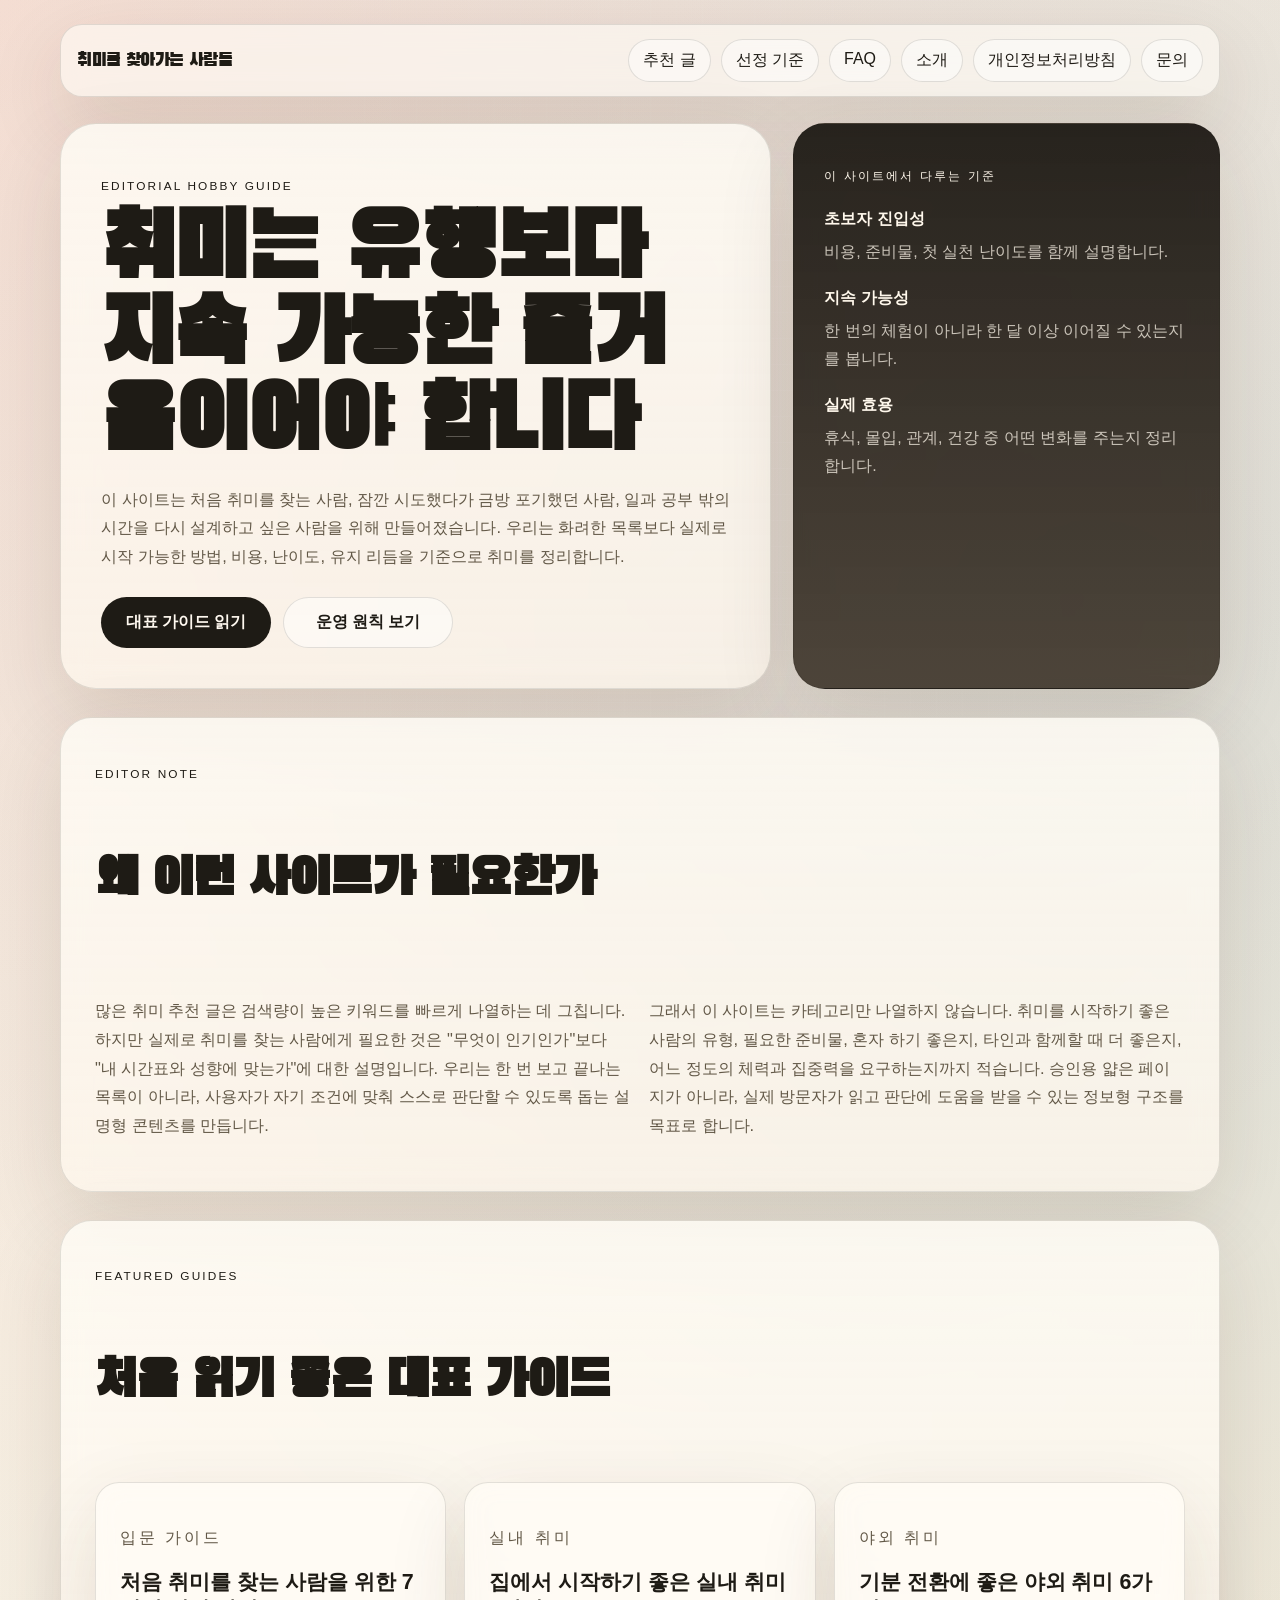
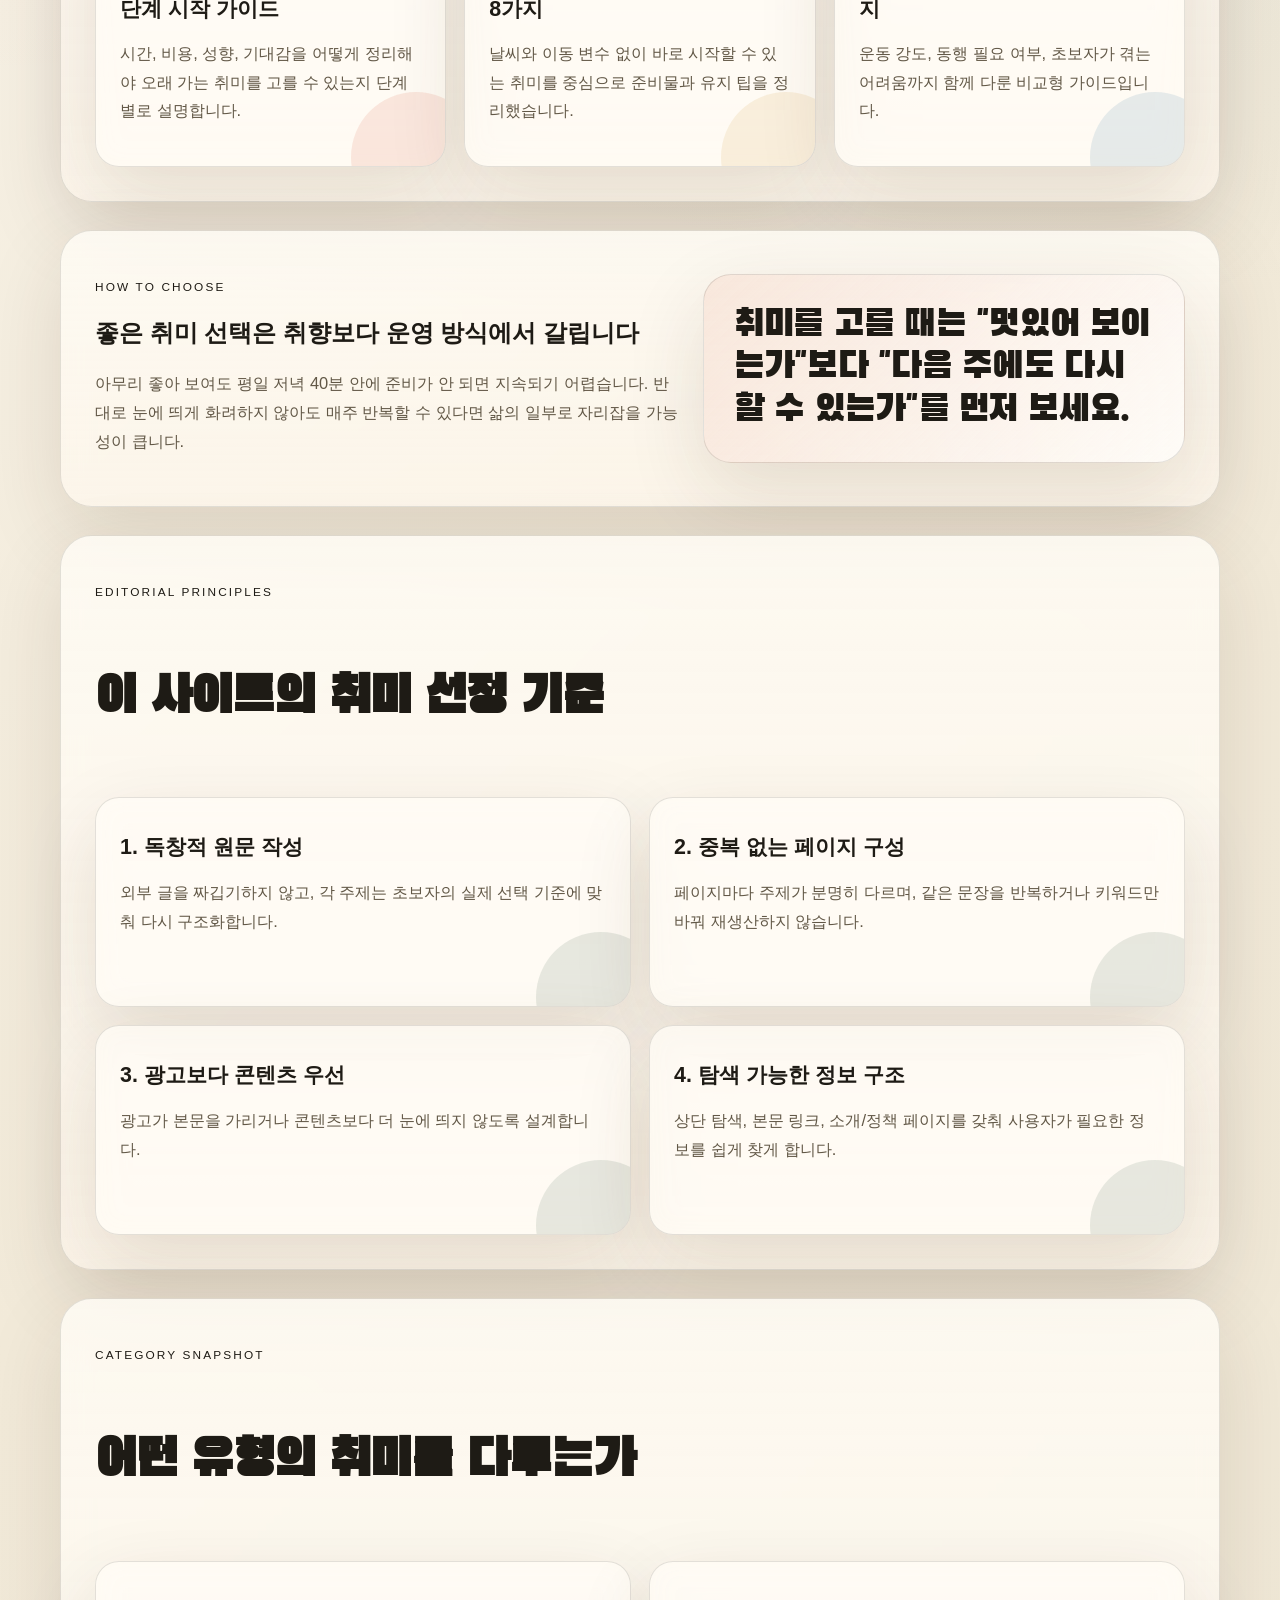
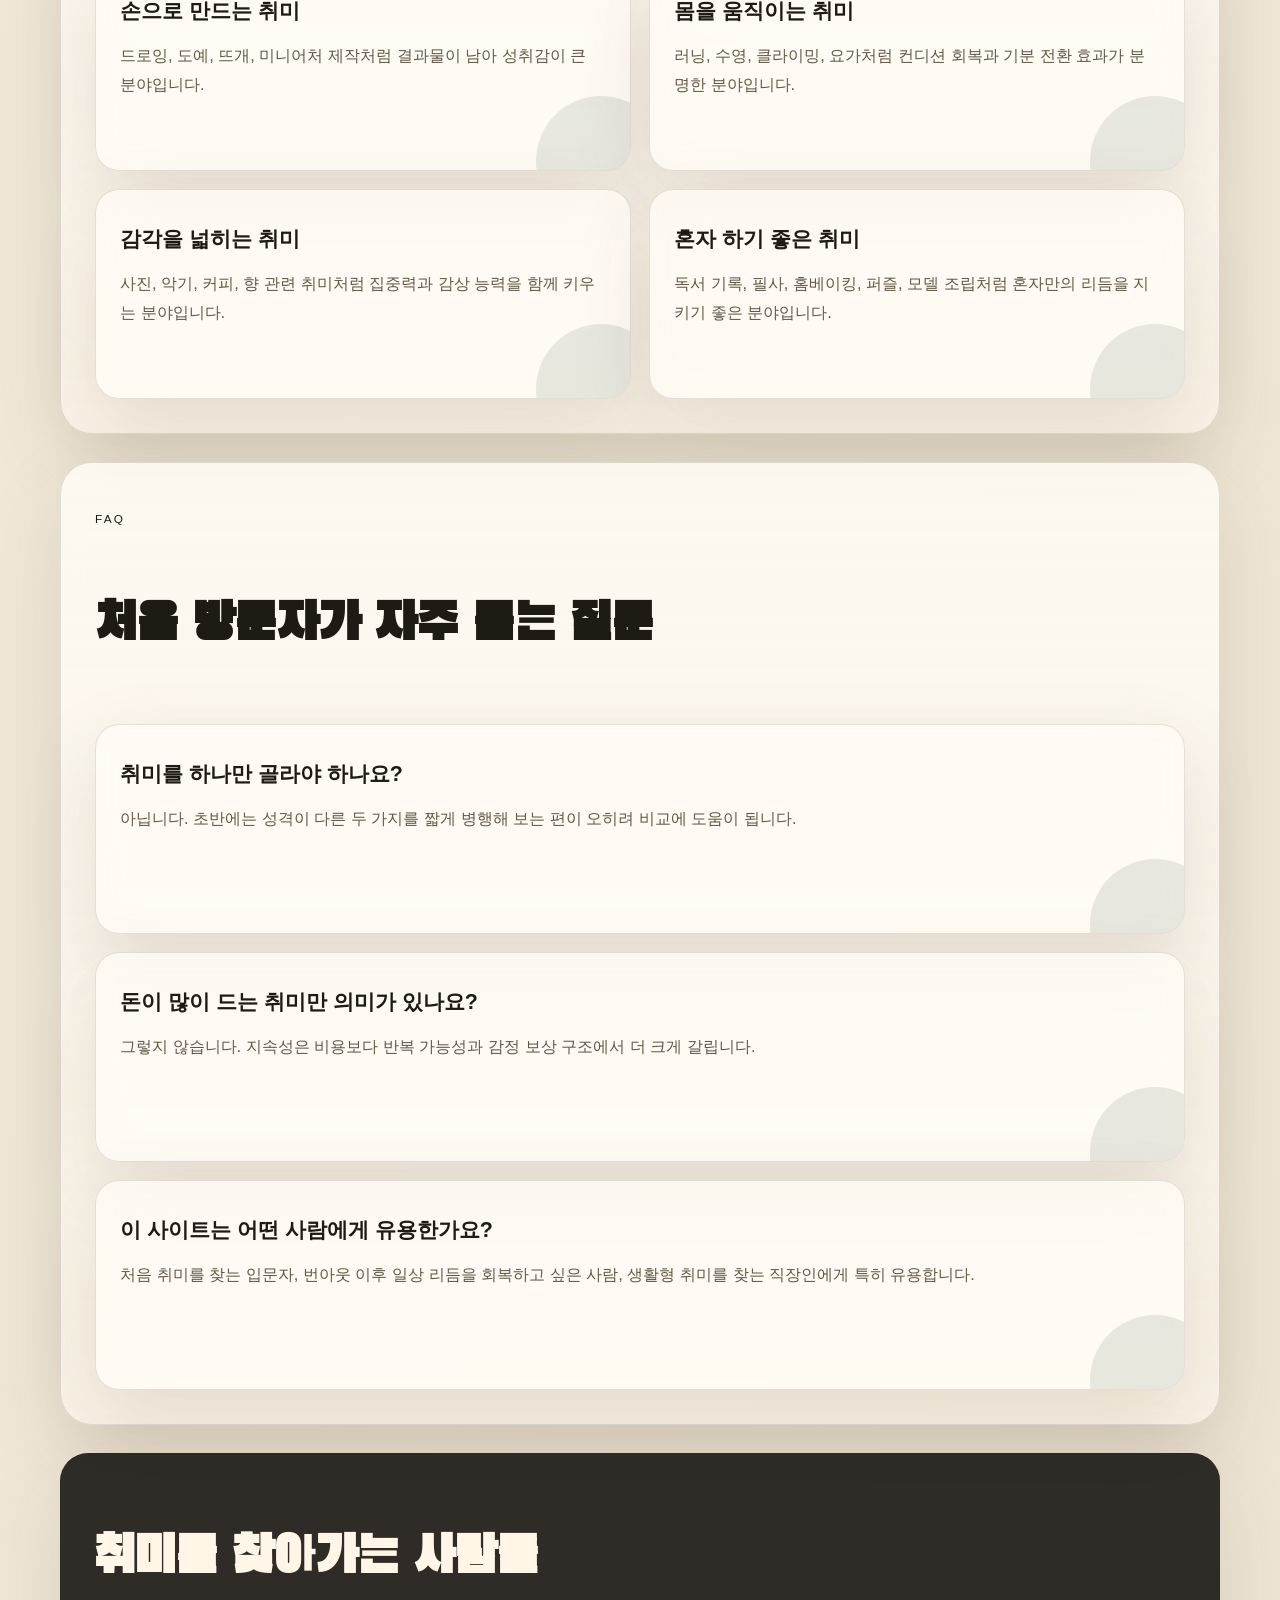
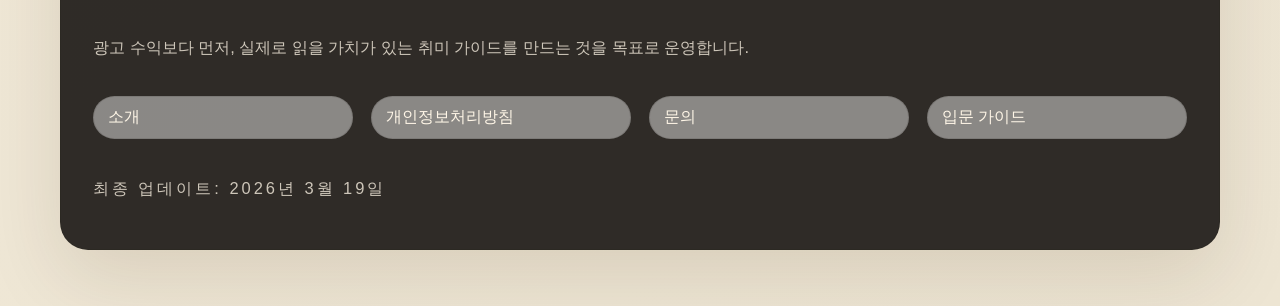
<file: index.html>
<!doctype html>
<html lang="ko">
<head>
  <meta charset="UTF-8" />
  <meta name="viewport" content="width=device-width, initial-scale=1.0" />
  <meta name="description" content="취미를 찾는 과정에 필요한 가이드, 추천 기준, 운영 원칙을 담은 정보형 사이트" />
  <meta name="keywords" content="취미 추천, 취미 찾기, 초보 취미, 실내 취미, 야외 취미" />
  <meta name="author" content="취미를 찾아가는 사람들" />
  <meta property="og:title" content="취미를 찾아가는 사람들" />
  <meta property="og:description" content="처음 취미를 찾는 사람을 위한 실제 가이드와 큐레이션" />
  <meta property="og:type" content="website" />
  <meta property="og:url" content="https://hobby-jong-20260319.web.app/" />
  <link rel="canonical" href="https://hobby-jong-20260319.web.app/" />
  <title>취미를 찾아가는 사람들</title>
  <link rel="preconnect" href="https://fonts.googleapis.com" />
  <link rel="preconnect" href="https://fonts.gstatic.com" crossorigin />
  <link href="https://fonts.googleapis.com/css2?family=Black+Han+Sans&family=SUIT:wght@300;400;500;600;700;800&display=swap" rel="stylesheet" />
  <link href="./style.css" rel="stylesheet" />
  <script async src="https://pagead2.googlesyndication.com/pagead/js/adsbygoogle.js?client=ca-pub-4924154315102269" crossorigin="anonymous"></script>
  <!-- Google tag (gtag.js) -->
  <script async src="https://www.googletagmanager.com/gtag/js?id=G-15R89SB1ZF"></script>
  <script>
    window.dataLayer = window.dataLayer || [];
    function gtag(){dataLayer.push(arguments);}
    gtag('js', new Date());

    gtag('config', 'G-15R89SB1ZF');
  </script>
  <script type="text/javascript">
    (function(c,l,a,r,i,t,y){
        c[a]=c[a]||function(){(c[a].q=c[a].q||[]).push(arguments)};
        t=l.createElement(r);t.async=1;t.src="https://www.clarity.ms/tag/"+i;
        y=l.getElementsByTagName(r)[0];y.parentNode.insertBefore(t,y);
    })(window, document, "clarity", "script", "vy8e54pbbw");
  </script>
</head>
<body>
  <div class="page-shell site-layout">
    <header class="site-header reveal">
      <nav class="topbar">
        <a class="brand" href="./index.html">취미를 찾아가는 사람들</a>
        <div class="nav-links">
          <a href="#featured">추천 글</a>
          <a href="#principles">선정 기준</a>
          <a href="#faq">FAQ</a>
          <a href="./about.html">소개</a>
          <a href="./privacy.html">개인정보처리방침</a>
          <a href="./contact.html">문의</a>
        </div>
      </nav>

      <section class="hero hero-wide">
        <div class="hero-copy reveal">
          <p class="eyebrow">Editorial Hobby Guide</p>
          <h1>취미는 유행보다<br />지속 가능한 즐거움이어야 합니다</h1>
          <p class="hero-text">
            이 사이트는 처음 취미를 찾는 사람, 잠깐 시도했다가 금방 포기했던 사람,
            일과 공부 밖의 시간을 다시 설계하고 싶은 사람을 위해 만들어졌습니다.
            우리는 화려한 목록보다 실제로 시작 가능한 방법, 비용, 난이도, 유지 리듬을 기준으로 취미를 정리합니다.
          </p>
          <div class="hero-actions">
            <a class="button primary" href="#featured">대표 가이드 읽기</a>
            <a class="button secondary" href="./about.html">운영 원칙 보기</a>
          </div>
        </div>

        <aside class="hero-panel reveal delay-1">
          <p class="panel-label">이 사이트에서 다루는 기준</p>
          <ul>
            <li><strong>초보자 진입성</strong><span>비용, 준비물, 첫 실천 난이도를 함께 설명합니다.</span></li>
            <li><strong>지속 가능성</strong><span>한 번의 체험이 아니라 한 달 이상 이어질 수 있는지를 봅니다.</span></li>
            <li><strong>실제 효용</strong><span>휴식, 몰입, 관계, 건강 중 어떤 변화를 주는지 정리합니다.</span></li>
          </ul>
        </aside>
      </section>
    </header>

    <main>
      <section class="section editorial-note reveal">
        <div class="section-heading">
          <p class="section-kicker">Editor Note</p>
          <h2>왜 이런 사이트가 필요한가</h2>
        </div>
        <div class="prose-grid">
          <p>
            많은 취미 추천 글은 검색량이 높은 키워드를 빠르게 나열하는 데 그칩니다. 하지만 실제로 취미를 찾는 사람에게 필요한 것은
            "무엇이 인기인가"보다 "내 시간표와 성향에 맞는가"에 대한 설명입니다. 우리는 한 번 보고 끝나는 목록이 아니라,
            사용자가 자기 조건에 맞춰 스스로 판단할 수 있도록 돕는 설명형 콘텐츠를 만듭니다.
          </p>
          <p>
            그래서 이 사이트는 카테고리만 나열하지 않습니다. 취미를 시작하기 좋은 사람의 유형, 필요한 준비물, 혼자 하기 좋은지,
            타인과 함께할 때 더 좋은지, 어느 정도의 체력과 집중력을 요구하는지까지 적습니다. 승인용 얇은 페이지가 아니라,
            실제 방문자가 읽고 판단에 도움을 받을 수 있는 정보형 구조를 목표로 합니다.
          </p>
        </div>
      </section>

      <section id="featured" class="section reveal">
        <div class="section-heading">
          <p class="section-kicker">Featured Guides</p>
          <h2>처음 읽기 좋은 대표 가이드</h2>
        </div>
        <div class="article-grid">
          <article class="article-card accent-coral">
            <p class="article-meta">입문 가이드</p>
            <h3><a href="./guides/first-hobby.html">처음 취미를 찾는 사람을 위한 7단계 시작 가이드</a></h3>
            <p>시간, 비용, 성향, 기대감을 어떻게 정리해야 오래 가는 취미를 고를 수 있는지 단계별로 설명합니다.</p>
          </article>
          <article class="article-card accent-gold">
            <p class="article-meta">실내 취미</p>
            <h3><a href="./guides/indoor-hobbies.html">집에서 시작하기 좋은 실내 취미 8가지</a></h3>
            <p>날씨와 이동 변수 없이 바로 시작할 수 있는 취미를 중심으로 준비물과 유지 팁을 정리했습니다.</p>
          </article>
          <article class="article-card accent-sky">
            <p class="article-meta">야외 취미</p>
            <h3><a href="./guides/outdoor-hobbies.html">기분 전환에 좋은 야외 취미 6가지</a></h3>
            <p>운동 강도, 동행 필요 여부, 초보자가 겪는 어려움까지 함께 다룬 비교형 가이드입니다.</p>
          </article>
        </div>
      </section>

      <section class="section split-section reveal delay-1">
        <div>
          <p class="section-kicker">How To Choose</p>
          <h2>좋은 취미 선택은 취향보다 운영 방식에서 갈립니다</h2>
          <p class="section-text">
            아무리 좋아 보여도 평일 저녁 40분 안에 준비가 안 되면 지속되기 어렵습니다.
            반대로 눈에 띄게 화려하지 않아도 매주 반복할 수 있다면 삶의 일부로 자리잡을 가능성이 큽니다.
          </p>
        </div>
        <div class="quote-box">
          <p>
            취미를 고를 때는 "멋있어 보이는가"보다 "다음 주에도 다시 할 수 있는가"를 먼저 보세요.
          </p>
        </div>
      </section>

      <section id="principles" class="section reveal delay-1">
        <div class="section-heading">
          <p class="section-kicker">Editorial Principles</p>
          <h2>이 사이트의 취미 선정 기준</h2>
        </div>
        <div class="feature-list">
          <article>
            <h3>1. 독창적 원문 작성</h3>
            <p>외부 글을 짜깁기하지 않고, 각 주제는 초보자의 실제 선택 기준에 맞춰 다시 구조화합니다.</p>
          </article>
          <article>
            <h3>2. 중복 없는 페이지 구성</h3>
            <p>페이지마다 주제가 분명히 다르며, 같은 문장을 반복하거나 키워드만 바꿔 재생산하지 않습니다.</p>
          </article>
          <article>
            <h3>3. 광고보다 콘텐츠 우선</h3>
            <p>광고가 본문을 가리거나 콘텐츠보다 더 눈에 띄지 않도록 설계합니다.</p>
          </article>
          <article>
            <h3>4. 탐색 가능한 정보 구조</h3>
            <p>상단 탐색, 본문 링크, 소개/정책 페이지를 갖춰 사용자가 필요한 정보를 쉽게 찾게 합니다.</p>
          </article>
        </div>
      </section>

      <section class="section reveal delay-2">
        <div class="section-heading">
          <p class="section-kicker">Category Snapshot</p>
          <h2>어떤 유형의 취미를 다루는가</h2>
        </div>
        <div class="snapshot-grid">
          <article class="snapshot-card">
            <h3>손으로 만드는 취미</h3>
            <p>드로잉, 도예, 뜨개, 미니어처 제작처럼 결과물이 남아 성취감이 큰 분야입니다.</p>
          </article>
          <article class="snapshot-card">
            <h3>몸을 움직이는 취미</h3>
            <p>러닝, 수영, 클라이밍, 요가처럼 컨디션 회복과 기분 전환 효과가 분명한 분야입니다.</p>
          </article>
          <article class="snapshot-card">
            <h3>감각을 넓히는 취미</h3>
            <p>사진, 악기, 커피, 향 관련 취미처럼 집중력과 감상 능력을 함께 키우는 분야입니다.</p>
          </article>
          <article class="snapshot-card">
            <h3>혼자 하기 좋은 취미</h3>
            <p>독서 기록, 필사, 홈베이킹, 퍼즐, 모델 조립처럼 혼자만의 리듬을 지키기 좋은 분야입니다.</p>
          </article>
        </div>
      </section>

      <section id="faq" class="section reveal delay-2">
        <div class="section-heading">
          <p class="section-kicker">FAQ</p>
          <h2>처음 방문자가 자주 묻는 질문</h2>
        </div>
        <div class="faq-list">
          <article>
            <h3>취미를 하나만 골라야 하나요?</h3>
            <p>아닙니다. 초반에는 성격이 다른 두 가지를 짧게 병행해 보는 편이 오히려 비교에 도움이 됩니다.</p>
          </article>
          <article>
            <h3>돈이 많이 드는 취미만 의미가 있나요?</h3>
            <p>그렇지 않습니다. 지속성은 비용보다 반복 가능성과 감정 보상 구조에서 더 크게 갈립니다.</p>
          </article>
          <article>
            <h3>이 사이트는 어떤 사람에게 유용한가요?</h3>
            <p>처음 취미를 찾는 입문자, 번아웃 이후 일상 리듬을 회복하고 싶은 사람, 생활형 취미를 찾는 직장인에게 특히 유용합니다.</p>
          </article>
        </div>
      </section>
    </main>

    <footer class="site-footer reveal delay-2">
      <div>
        <h2>취미를 찾아가는 사람들</h2>
        <p>광고 수익보다 먼저, 실제로 읽을 가치가 있는 취미 가이드를 만드는 것을 목표로 운영합니다.</p>
      </div>
      <div class="footer-links">
        <a href="./about.html">소개</a>
        <a href="./privacy.html">개인정보처리방침</a>
        <a href="./contact.html">문의</a>
        <a href="./guides/first-hobby.html">입문 가이드</a>
      </div>
      <p class="footer-note">최종 업데이트: 2026년 3월 19일</p>
    </footer>
  </div>

  <script defer src="./main.js"></script>
</body>
</html>
</file>
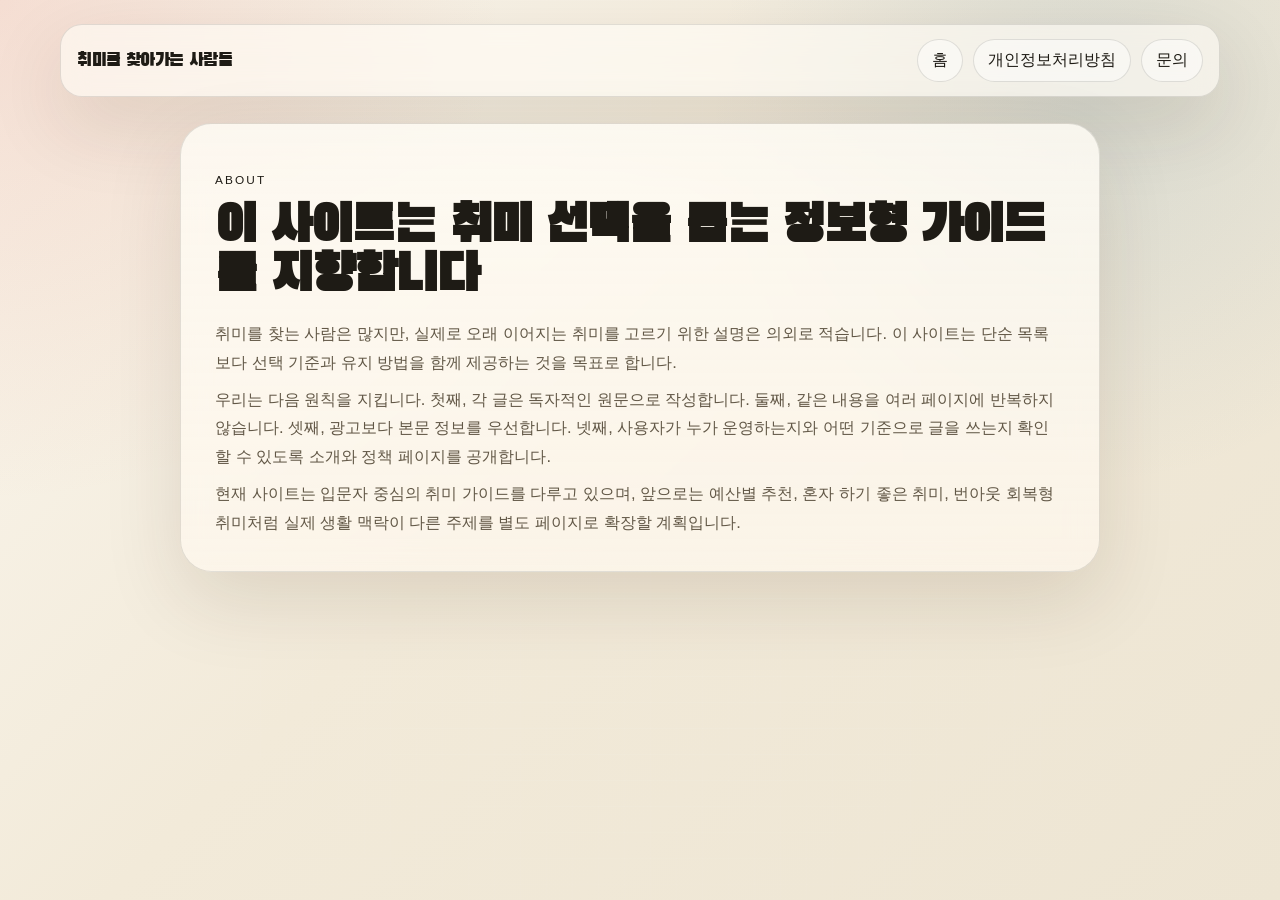
<file: about.html>
<!doctype html>
<html lang="ko">
<head>
  <meta charset="UTF-8" />
  <meta name="viewport" content="width=device-width, initial-scale=1.0" />
  <meta name="description" content="취미를 찾아가는 사람들의 운영 목적과 콘텐츠 제작 원칙" />
  <link rel="canonical" href="https://hobby-jong-20260319.web.app/about.html" />
  <title>소개 | 취미를 찾아가는 사람들</title>
  <link rel="preconnect" href="https://fonts.googleapis.com" />
  <link rel="preconnect" href="https://fonts.gstatic.com" crossorigin />
  <link href="https://fonts.googleapis.com/css2?family=Black+Han+Sans&family=SUIT:wght@300;400;500;600;700;800&display=swap" rel="stylesheet" />
  <link href="./style.css" rel="stylesheet" />
  <!-- Google tag (gtag.js) -->
  <script async src="https://www.googletagmanager.com/gtag/js?id=G-15R89SB1ZF"></script>
  <script>
    window.dataLayer = window.dataLayer || [];
    function gtag(){dataLayer.push(arguments);}
    gtag('js', new Date());

    gtag('config', 'G-15R89SB1ZF');
  </script>
  <script type="text/javascript">
    (function(c,l,a,r,i,t,y){
        c[a]=c[a]||function(){(c[a].q=c[a].q||[]).push(arguments)};
        t=l.createElement(r);t.async=1;t.src="https://www.clarity.ms/tag/"+i;
        y=l.getElementsByTagName(r)[0];y.parentNode.insertBefore(t,y);
    })(window, document, "clarity", "script", "vy8e54pbbw");
  </script>
</head>
<body>
  <div class="page-shell site-layout inner-page">
    <header class="site-header reveal">
      <nav class="topbar">
        <a class="brand" href="./index.html">취미를 찾아가는 사람들</a>
        <div class="nav-links">
          <a href="./index.html">홈</a>
          <a href="./privacy.html">개인정보처리방침</a>
          <a href="./contact.html">문의</a>
        </div>
      </nav>
    </header>
    <main>
      <article class="section article-page reveal">
        <p class="section-kicker">About</p>
        <h1>이 사이트는 취미 선택을 돕는 정보형 가이드를 지향합니다</h1>
        <div class="article-body">
          <p>취미를 찾는 사람은 많지만, 실제로 오래 이어지는 취미를 고르기 위한 설명은 의외로 적습니다. 이 사이트는 단순 목록보다 선택 기준과 유지 방법을 함께 제공하는 것을 목표로 합니다.</p>
          <p>우리는 다음 원칙을 지킵니다. 첫째, 각 글은 독자적인 원문으로 작성합니다. 둘째, 같은 내용을 여러 페이지에 반복하지 않습니다. 셋째, 광고보다 본문 정보를 우선합니다. 넷째, 사용자가 누가 운영하는지와 어떤 기준으로 글을 쓰는지 확인할 수 있도록 소개와 정책 페이지를 공개합니다.</p>
          <p>현재 사이트는 입문자 중심의 취미 가이드를 다루고 있으며, 앞으로는 예산별 추천, 혼자 하기 좋은 취미, 번아웃 회복형 취미처럼 실제 생활 맥락이 다른 주제를 별도 페이지로 확장할 계획입니다.</p>
        </div>
      </article>
    </main>
  </div>
  <script defer src="./main.js"></script>
</body>
</html>
</file>
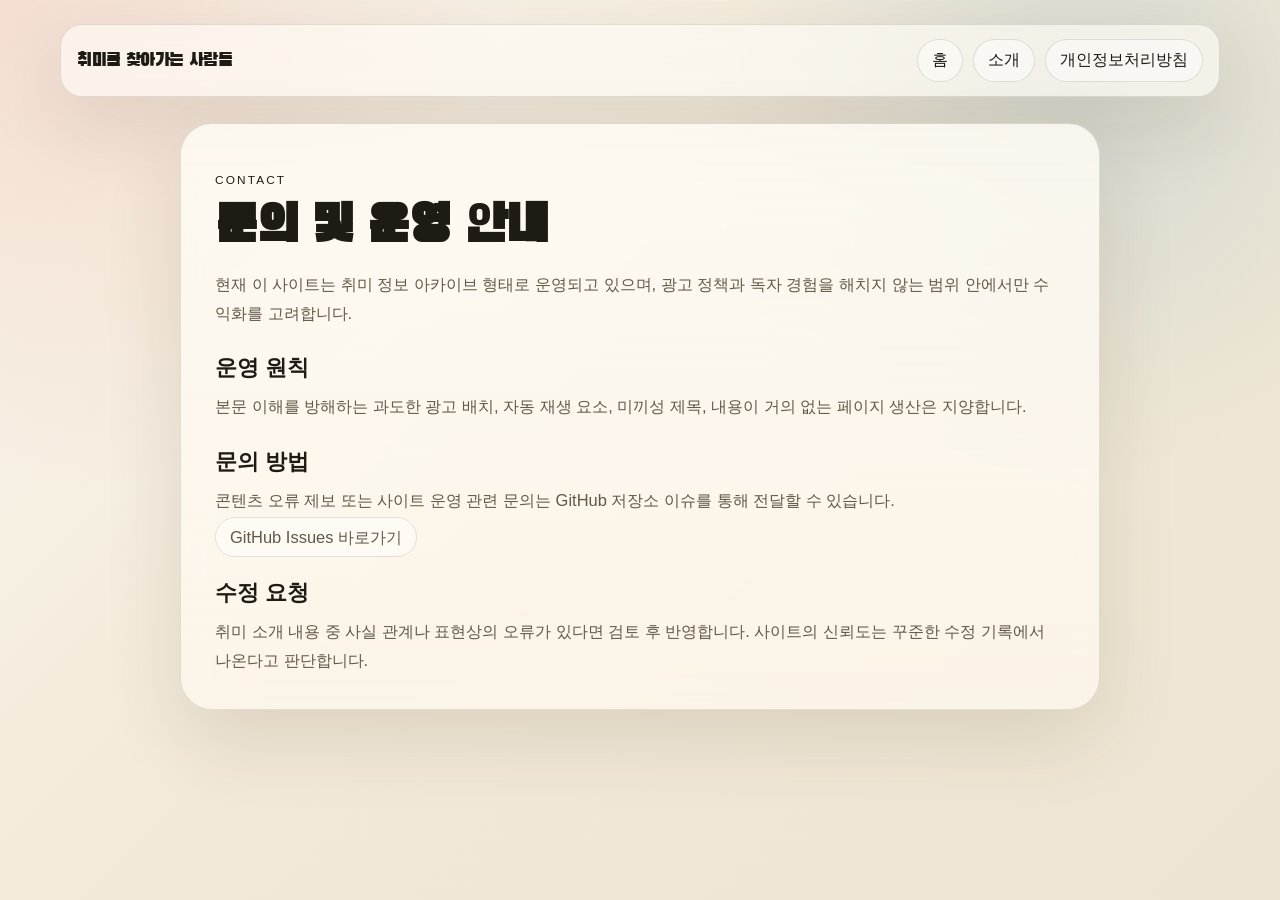
<file: contact.html>
<!doctype html>
<html lang="ko">
<head>
  <meta charset="UTF-8" />
  <meta name="viewport" content="width=device-width, initial-scale=1.0" />
  <meta name="description" content="취미를 찾아가는 사람들의 문의 및 운영 안내" />
  <link rel="canonical" href="https://hobby-jong-20260319.web.app/contact.html" />
  <title>문의 | 취미를 찾아가는 사람들</title>
  <link rel="preconnect" href="https://fonts.googleapis.com" />
  <link rel="preconnect" href="https://fonts.gstatic.com" crossorigin />
  <link href="https://fonts.googleapis.com/css2?family=Black+Han+Sans&family=SUIT:wght@300;400;500;600;700;800&display=swap" rel="stylesheet" />
  <link href="./style.css" rel="stylesheet" />
  <!-- Google tag (gtag.js) -->
  <script async src="https://www.googletagmanager.com/gtag/js?id=G-15R89SB1ZF"></script>
  <script>
    window.dataLayer = window.dataLayer || [];
    function gtag(){dataLayer.push(arguments);}
    gtag('js', new Date());

    gtag('config', 'G-15R89SB1ZF');
  </script>
  <script type="text/javascript">
    (function(c,l,a,r,i,t,y){
        c[a]=c[a]||function(){(c[a].q=c[a].q||[]).push(arguments)};
        t=l.createElement(r);t.async=1;t.src="https://www.clarity.ms/tag/"+i;
        y=l.getElementsByTagName(r)[0];y.parentNode.insertBefore(t,y);
    })(window, document, "clarity", "script", "vy8e54pbbw");
  </script>
</head>
<body>
  <div class="page-shell site-layout inner-page">
    <header class="site-header reveal">
      <nav class="topbar">
        <a class="brand" href="./index.html">취미를 찾아가는 사람들</a>
        <div class="nav-links">
          <a href="./index.html">홈</a>
          <a href="./about.html">소개</a>
          <a href="./privacy.html">개인정보처리방침</a>
        </div>
      </nav>
    </header>
    <main>
      <article class="section article-page reveal">
        <p class="section-kicker">Contact</p>
        <h1>문의 및 운영 안내</h1>
        <div class="article-body">
          <p>현재 이 사이트는 취미 정보 아카이브 형태로 운영되고 있으며, 광고 정책과 독자 경험을 해치지 않는 범위 안에서만 수익화를 고려합니다.</p>
          <h2>운영 원칙</h2>
          <p>본문 이해를 방해하는 과도한 광고 배치, 자동 재생 요소, 미끼성 제목, 내용이 거의 없는 페이지 생산은 지양합니다.</p>
          <h2>문의 방법</h2>
          <p>콘텐츠 오류 제보 또는 사이트 운영 관련 문의는 GitHub 저장소 이슈를 통해 전달할 수 있습니다.</p>
          <p><a class="inline-link" href="https://github.com/hobbyjong/hobby-jong/issues">GitHub Issues 바로가기</a></p>
          <h2>수정 요청</h2>
          <p>취미 소개 내용 중 사실 관계나 표현상의 오류가 있다면 검토 후 반영합니다. 사이트의 신뢰도는 꾸준한 수정 기록에서 나온다고 판단합니다.</p>
        </div>
      </article>
    </main>
  </div>
  <script defer src="./main.js"></script>
</body>
</html>
</file>
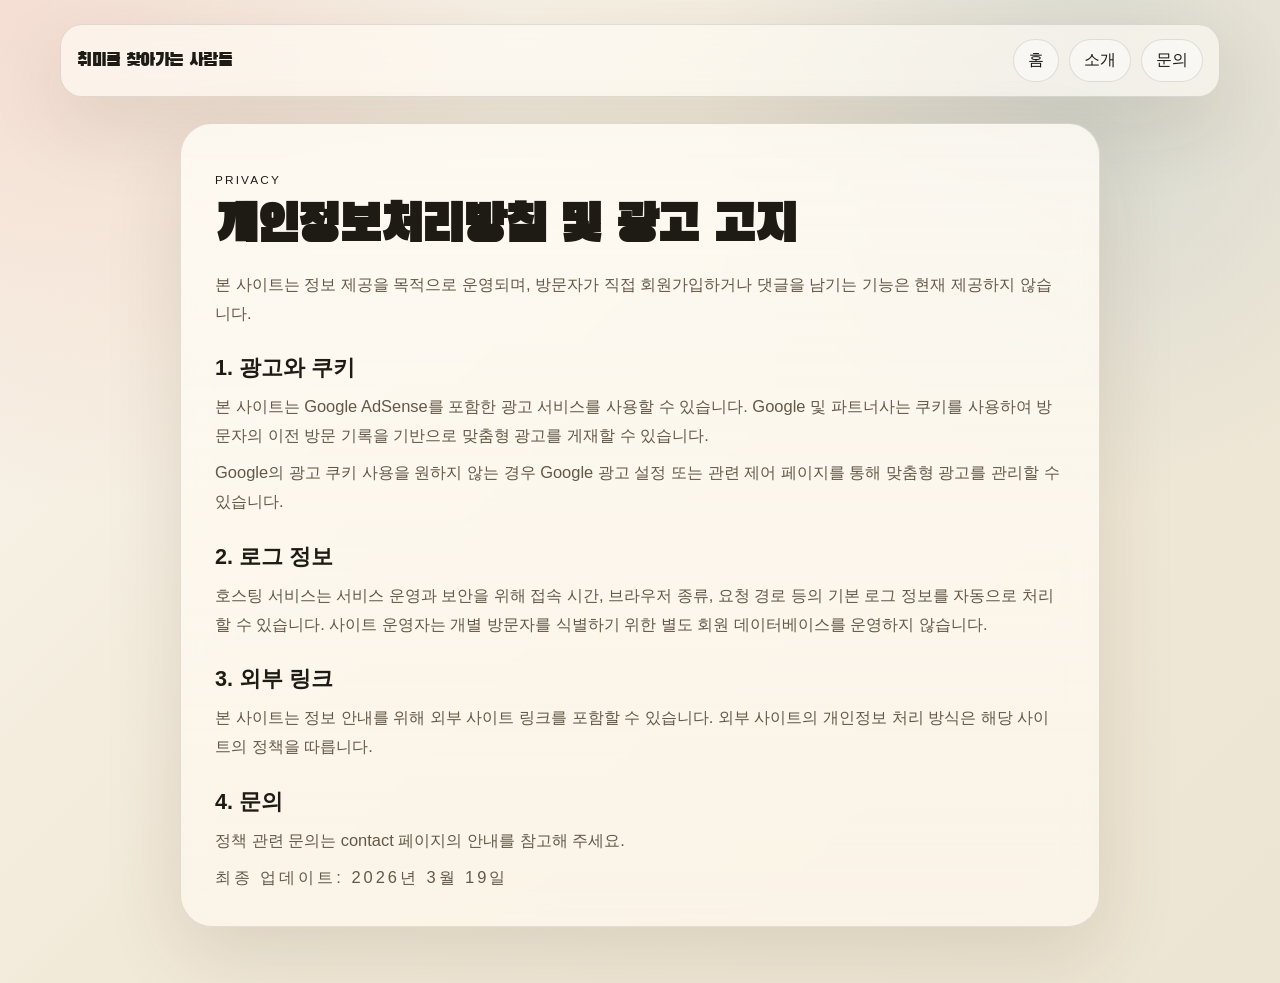
<file: privacy.html>
<!doctype html>
<html lang="ko">
<head>
  <meta charset="UTF-8" />
  <meta name="viewport" content="width=device-width, initial-scale=1.0" />
  <meta name="description" content="취미를 찾아가는 사람들의 개인정보처리방침 및 광고 고지" />
  <link rel="canonical" href="https://hobby-jong-20260319.web.app/privacy.html" />
  <title>개인정보처리방침 | 취미를 찾아가는 사람들</title>
  <link rel="preconnect" href="https://fonts.googleapis.com" />
  <link rel="preconnect" href="https://fonts.gstatic.com" crossorigin />
  <link href="https://fonts.googleapis.com/css2?family=Black+Han+Sans&family=SUIT:wght@300;400;500;600;700;800&display=swap" rel="stylesheet" />
  <link href="./style.css" rel="stylesheet" />
  <!-- Google tag (gtag.js) -->
  <script async src="https://www.googletagmanager.com/gtag/js?id=G-15R89SB1ZF"></script>
  <script>
    window.dataLayer = window.dataLayer || [];
    function gtag(){dataLayer.push(arguments);}
    gtag('js', new Date());

    gtag('config', 'G-15R89SB1ZF');
  </script>
  <script type="text/javascript">
    (function(c,l,a,r,i,t,y){
        c[a]=c[a]||function(){(c[a].q=c[a].q||[]).push(arguments)};
        t=l.createElement(r);t.async=1;t.src="https://www.clarity.ms/tag/"+i;
        y=l.getElementsByTagName(r)[0];y.parentNode.insertBefore(t,y);
    })(window, document, "clarity", "script", "vy8e54pbbw");
  </script>
</head>
<body>
  <div class="page-shell site-layout inner-page">
    <header class="site-header reveal">
      <nav class="topbar">
        <a class="brand" href="./index.html">취미를 찾아가는 사람들</a>
        <div class="nav-links">
          <a href="./index.html">홈</a>
          <a href="./about.html">소개</a>
          <a href="./contact.html">문의</a>
        </div>
      </nav>
    </header>
    <main>
      <article class="section article-page reveal">
        <p class="section-kicker">Privacy</p>
        <h1>개인정보처리방침 및 광고 고지</h1>
        <div class="article-body">
          <p>본 사이트는 정보 제공을 목적으로 운영되며, 방문자가 직접 회원가입하거나 댓글을 남기는 기능은 현재 제공하지 않습니다.</p>
          <h2>1. 광고와 쿠키</h2>
          <p>본 사이트는 Google AdSense를 포함한 광고 서비스를 사용할 수 있습니다. Google 및 파트너사는 쿠키를 사용하여 방문자의 이전 방문 기록을 기반으로 맞춤형 광고를 게재할 수 있습니다.</p>
          <p>Google의 광고 쿠키 사용을 원하지 않는 경우 Google 광고 설정 또는 관련 제어 페이지를 통해 맞춤형 광고를 관리할 수 있습니다.</p>
          <h2>2. 로그 정보</h2>
          <p>호스팅 서비스는 서비스 운영과 보안을 위해 접속 시간, 브라우저 종류, 요청 경로 등의 기본 로그 정보를 자동으로 처리할 수 있습니다. 사이트 운영자는 개별 방문자를 식별하기 위한 별도 회원 데이터베이스를 운영하지 않습니다.</p>
          <h2>3. 외부 링크</h2>
          <p>본 사이트는 정보 안내를 위해 외부 사이트 링크를 포함할 수 있습니다. 외부 사이트의 개인정보 처리 방식은 해당 사이트의 정책을 따릅니다.</p>
          <h2>4. 문의</h2>
          <p>정책 관련 문의는 contact 페이지의 안내를 참고해 주세요.</p>
          <p class="footer-note">최종 업데이트: 2026년 3월 19일</p>
        </div>
      </article>
    </main>
  </div>
  <script defer src="./main.js"></script>
</body>
</html>
</file>
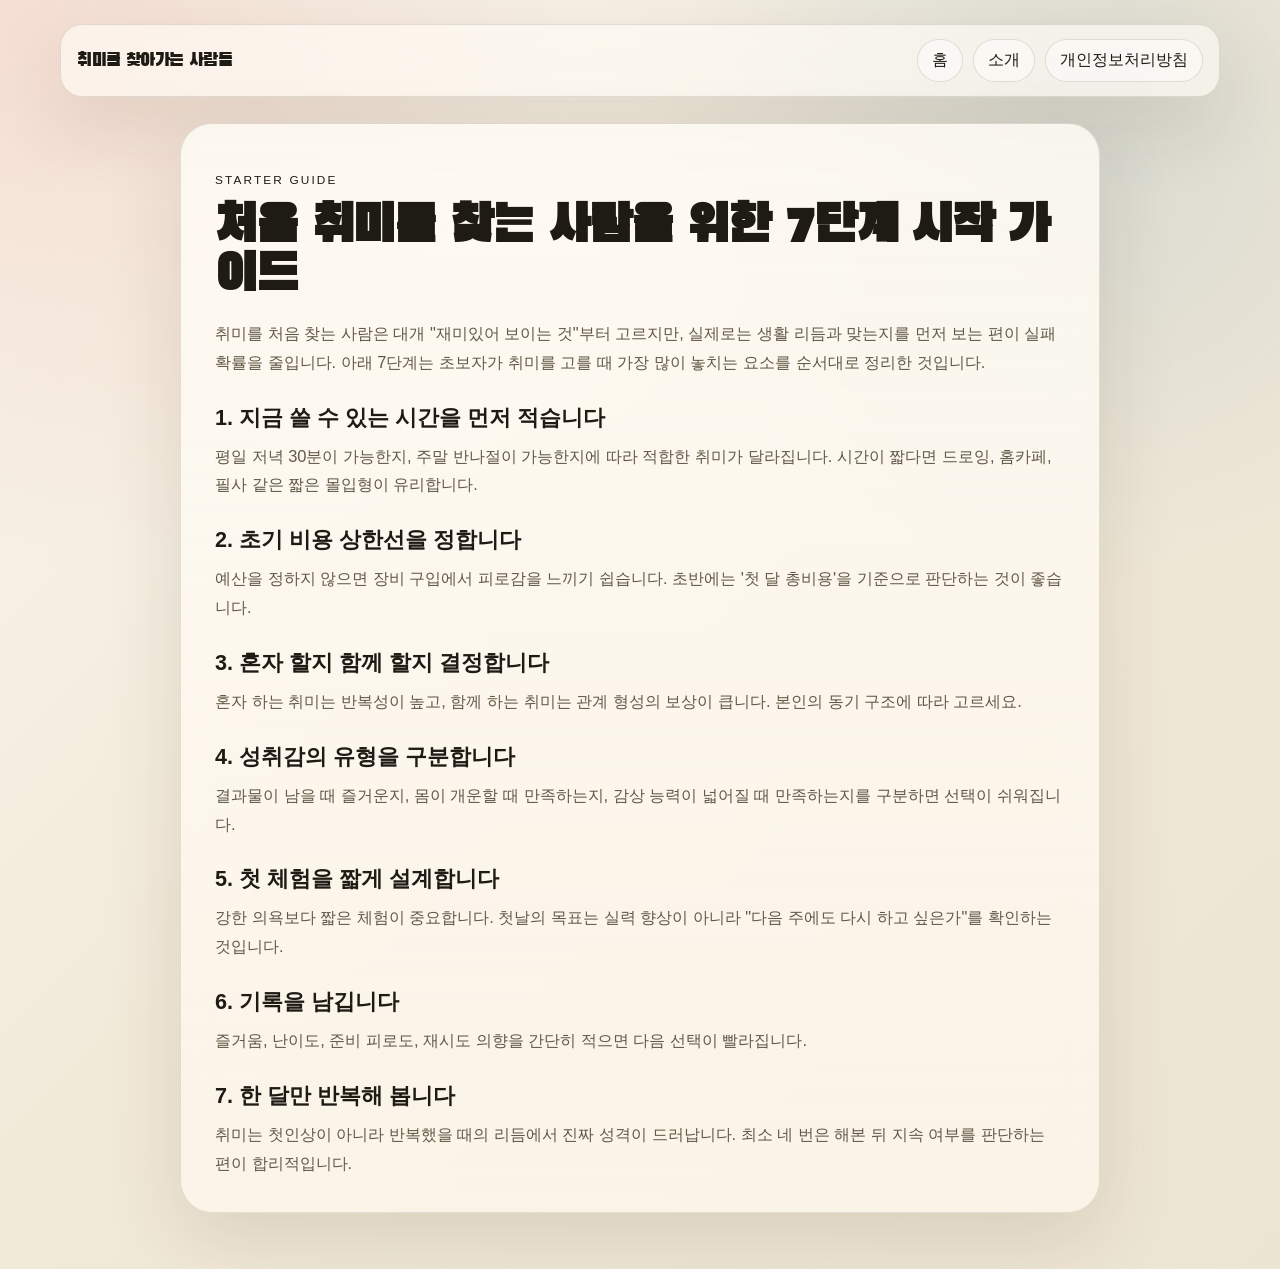
<file: guides/first-hobby.html>
<!doctype html>
<html lang="ko">
<head>
  <meta charset="UTF-8" />
  <meta name="viewport" content="width=device-width, initial-scale=1.0" />
  <meta name="description" content="처음 취미를 찾는 사람을 위한 7단계 입문 가이드" />
  <link rel="canonical" href="https://hobby-jong-20260319.web.app/guides/first-hobby.html" />
  <title>처음 취미를 찾는 사람을 위한 7단계 가이드</title>
  <link rel="preconnect" href="https://fonts.googleapis.com" />
  <link rel="preconnect" href="https://fonts.gstatic.com" crossorigin />
  <link href="https://fonts.googleapis.com/css2?family=Black+Han+Sans&family=SUIT:wght@300;400;500;600;700;800&display=swap" rel="stylesheet" />
  <link href="../style.css" rel="stylesheet" />
  <script async src="https://pagead2.googlesyndication.com/pagead/js/adsbygoogle.js?client=ca-pub-4924154315102269" crossorigin="anonymous"></script>
  <!-- Google tag (gtag.js) -->
  <script async src="https://www.googletagmanager.com/gtag/js?id=G-15R89SB1ZF"></script>
  <script>
    window.dataLayer = window.dataLayer || [];
    function gtag(){dataLayer.push(arguments);}
    gtag('js', new Date());

    gtag('config', 'G-15R89SB1ZF');
  </script>
  <script type="text/javascript">
    (function(c,l,a,r,i,t,y){
        c[a]=c[a]||function(){(c[a].q=c[a].q||[]).push(arguments)};
        t=l.createElement(r);t.async=1;t.src="https://www.clarity.ms/tag/"+i;
        y=l.getElementsByTagName(r)[0];y.parentNode.insertBefore(t,y);
    })(window, document, "clarity", "script", "vy8e54pbbw");
  </script>
</head>
<body>
  <div class="page-shell site-layout inner-page">
    <header class="site-header reveal">
      <nav class="topbar">
        <a class="brand" href="../index.html">취미를 찾아가는 사람들</a>
        <div class="nav-links">
          <a href="../index.html">홈</a>
          <a href="../about.html">소개</a>
          <a href="../privacy.html">개인정보처리방침</a>
        </div>
      </nav>
    </header>
    <main>
      <article class="section article-page reveal">
        <p class="section-kicker">Starter Guide</p>
        <h1>처음 취미를 찾는 사람을 위한 7단계 시작 가이드</h1>
        <div class="article-body">
          <p>취미를 처음 찾는 사람은 대개 "재미있어 보이는 것"부터 고르지만, 실제로는 생활 리듬과 맞는지를 먼저 보는 편이 실패 확률을 줄입니다. 아래 7단계는 초보자가 취미를 고를 때 가장 많이 놓치는 요소를 순서대로 정리한 것입니다.</p>
          <h2>1. 지금 쓸 수 있는 시간을 먼저 적습니다</h2>
          <p>평일 저녁 30분이 가능한지, 주말 반나절이 가능한지에 따라 적합한 취미가 달라집니다. 시간이 짧다면 드로잉, 홈카페, 필사 같은 짧은 몰입형이 유리합니다.</p>
          <h2>2. 초기 비용 상한선을 정합니다</h2>
          <p>예산을 정하지 않으면 장비 구입에서 피로감을 느끼기 쉽습니다. 초반에는 '첫 달 총비용'을 기준으로 판단하는 것이 좋습니다.</p>
          <h2>3. 혼자 할지 함께 할지 결정합니다</h2>
          <p>혼자 하는 취미는 반복성이 높고, 함께 하는 취미는 관계 형성의 보상이 큽니다. 본인의 동기 구조에 따라 고르세요.</p>
          <h2>4. 성취감의 유형을 구분합니다</h2>
          <p>결과물이 남을 때 즐거운지, 몸이 개운할 때 만족하는지, 감상 능력이 넓어질 때 만족하는지를 구분하면 선택이 쉬워집니다.</p>
          <h2>5. 첫 체험을 짧게 설계합니다</h2>
          <p>강한 의욕보다 짧은 체험이 중요합니다. 첫날의 목표는 실력 향상이 아니라 "다음 주에도 다시 하고 싶은가"를 확인하는 것입니다.</p>
          <h2>6. 기록을 남깁니다</h2>
          <p>즐거움, 난이도, 준비 피로도, 재시도 의향을 간단히 적으면 다음 선택이 빨라집니다.</p>
          <h2>7. 한 달만 반복해 봅니다</h2>
          <p>취미는 첫인상이 아니라 반복했을 때의 리듬에서 진짜 성격이 드러납니다. 최소 네 번은 해본 뒤 지속 여부를 판단하는 편이 합리적입니다.</p>
        </div>
      </article>
    </main>
  </div>
  <script defer src="../main.js"></script>
</body>
</html>
</file>
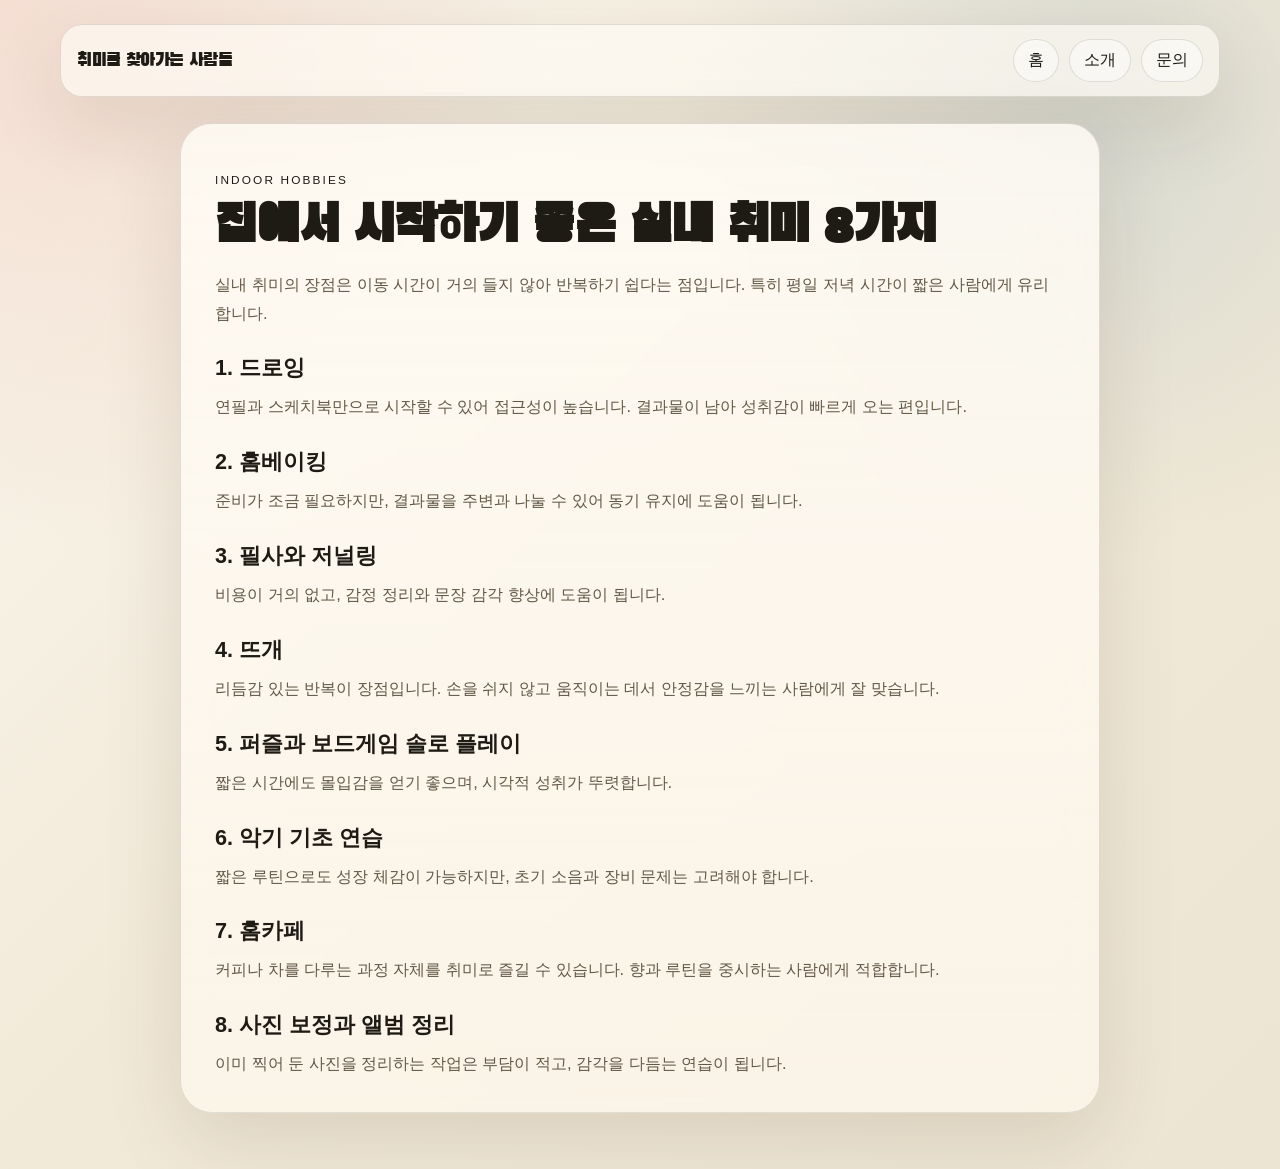
<file: guides/indoor-hobbies.html>
<!doctype html>
<html lang="ko">
<head>
  <meta charset="UTF-8" />
  <meta name="viewport" content="width=device-width, initial-scale=1.0" />
  <meta name="description" content="집에서 시작하기 좋은 실내 취미 8가지와 준비 팁" />
  <link rel="canonical" href="https://hobby-jong-20260319.web.app/guides/indoor-hobbies.html" />
  <title>집에서 시작하기 좋은 실내 취미 8가지</title>
  <link rel="preconnect" href="https://fonts.googleapis.com" />
  <link rel="preconnect" href="https://fonts.gstatic.com" crossorigin />
  <link href="https://fonts.googleapis.com/css2?family=Black+Han+Sans&family=SUIT:wght@300;400;500;600;700;800&display=swap" rel="stylesheet" />
  <link href="../style.css" rel="stylesheet" />
  <script async src="https://pagead2.googlesyndication.com/pagead/js/adsbygoogle.js?client=ca-pub-4924154315102269" crossorigin="anonymous"></script>
  <!-- Google tag (gtag.js) -->
  <script async src="https://www.googletagmanager.com/gtag/js?id=G-15R89SB1ZF"></script>
  <script>
    window.dataLayer = window.dataLayer || [];
    function gtag(){dataLayer.push(arguments);}
    gtag('js', new Date());

    gtag('config', 'G-15R89SB1ZF');
  </script>
  <script type="text/javascript">
    (function(c,l,a,r,i,t,y){
        c[a]=c[a]||function(){(c[a].q=c[a].q||[]).push(arguments)};
        t=l.createElement(r);t.async=1;t.src="https://www.clarity.ms/tag/"+i;
        y=l.getElementsByTagName(r)[0];y.parentNode.insertBefore(t,y);
    })(window, document, "clarity", "script", "vy8e54pbbw");
  </script>
</head>
<body>
  <div class="page-shell site-layout inner-page">
    <header class="site-header reveal">
      <nav class="topbar">
        <a class="brand" href="../index.html">취미를 찾아가는 사람들</a>
        <div class="nav-links">
          <a href="../index.html">홈</a>
          <a href="../about.html">소개</a>
          <a href="../contact.html">문의</a>
        </div>
      </nav>
    </header>
    <main>
      <article class="section article-page reveal">
        <p class="section-kicker">Indoor Hobbies</p>
        <h1>집에서 시작하기 좋은 실내 취미 8가지</h1>
        <div class="article-body">
          <p>실내 취미의 장점은 이동 시간이 거의 들지 않아 반복하기 쉽다는 점입니다. 특히 평일 저녁 시간이 짧은 사람에게 유리합니다.</p>
          <h2>1. 드로잉</h2>
          <p>연필과 스케치북만으로 시작할 수 있어 접근성이 높습니다. 결과물이 남아 성취감이 빠르게 오는 편입니다.</p>
          <h2>2. 홈베이킹</h2>
          <p>준비가 조금 필요하지만, 결과물을 주변과 나눌 수 있어 동기 유지에 도움이 됩니다.</p>
          <h2>3. 필사와 저널링</h2>
          <p>비용이 거의 없고, 감정 정리와 문장 감각 향상에 도움이 됩니다.</p>
          <h2>4. 뜨개</h2>
          <p>리듬감 있는 반복이 장점입니다. 손을 쉬지 않고 움직이는 데서 안정감을 느끼는 사람에게 잘 맞습니다.</p>
          <h2>5. 퍼즐과 보드게임 솔로 플레이</h2>
          <p>짧은 시간에도 몰입감을 얻기 좋으며, 시각적 성취가 뚜렷합니다.</p>
          <h2>6. 악기 기초 연습</h2>
          <p>짧은 루틴으로도 성장 체감이 가능하지만, 초기 소음과 장비 문제는 고려해야 합니다.</p>
          <h2>7. 홈카페</h2>
          <p>커피나 차를 다루는 과정 자체를 취미로 즐길 수 있습니다. 향과 루틴을 중시하는 사람에게 적합합니다.</p>
          <h2>8. 사진 보정과 앨범 정리</h2>
          <p>이미 찍어 둔 사진을 정리하는 작업은 부담이 적고, 감각을 다듬는 연습이 됩니다.</p>
        </div>
      </article>
    </main>
  </div>
  <script defer src="../main.js"></script>
</body>
</html>
</file>
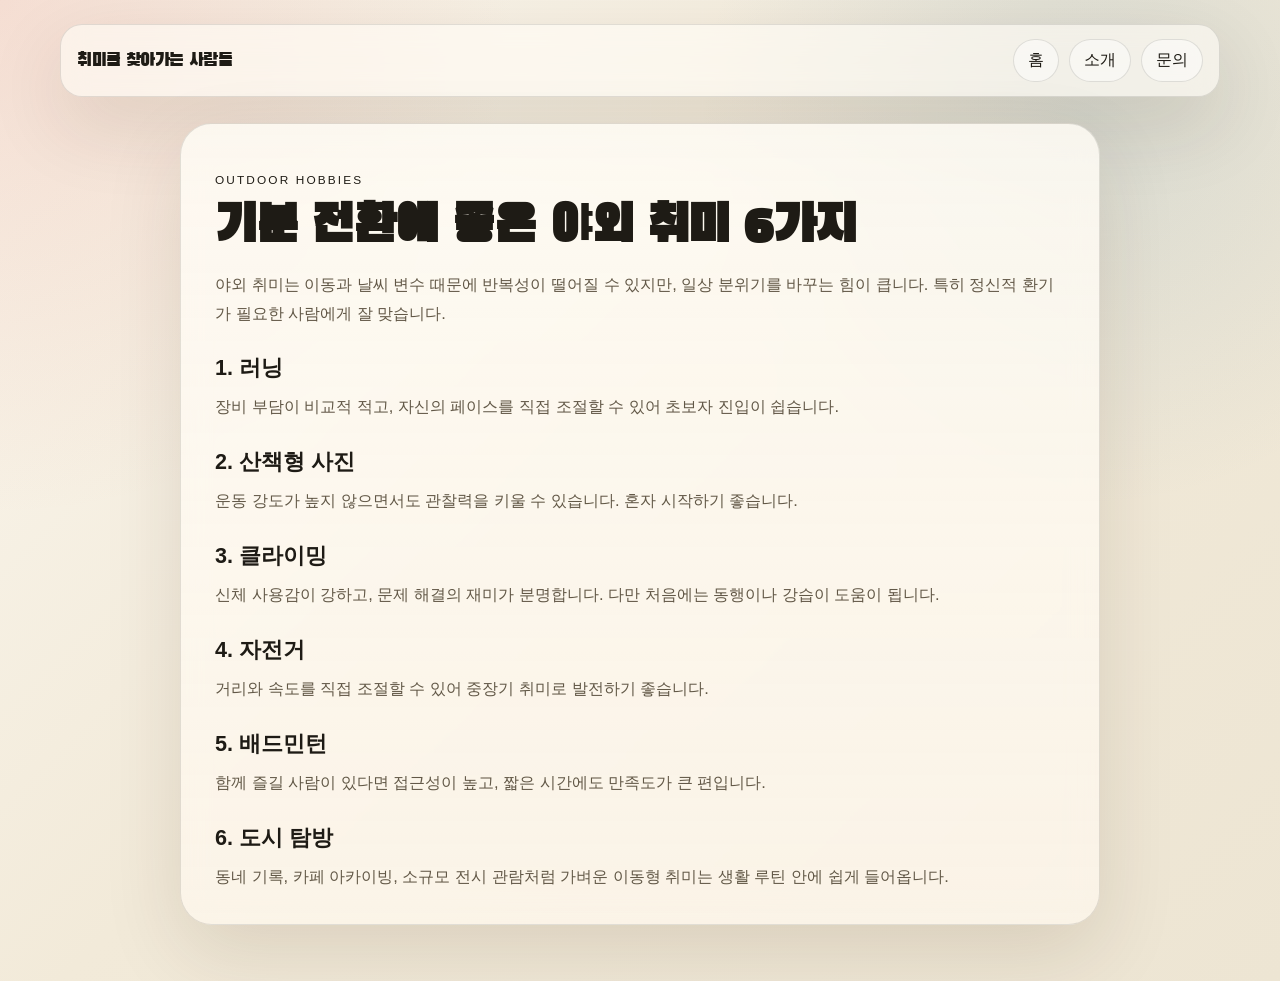
<file: guides/outdoor-hobbies.html>
<!doctype html>
<html lang="ko">
<head>
  <meta charset="UTF-8" />
  <meta name="viewport" content="width=device-width, initial-scale=1.0" />
  <meta name="description" content="기분 전환에 좋은 야외 취미 6가지와 초보자 팁" />
  <link rel="canonical" href="https://hobby-jong-20260319.web.app/guides/outdoor-hobbies.html" />
  <title>기분 전환에 좋은 야외 취미 6가지</title>
  <link rel="preconnect" href="https://fonts.googleapis.com" />
  <link rel="preconnect" href="https://fonts.gstatic.com" crossorigin />
  <link href="https://fonts.googleapis.com/css2?family=Black+Han+Sans&family=SUIT:wght@300;400;500;600;700;800&display=swap" rel="stylesheet" />
  <link href="../style.css" rel="stylesheet" />
  <script async src="https://pagead2.googlesyndication.com/pagead/js/adsbygoogle.js?client=ca-pub-4924154315102269" crossorigin="anonymous"></script>
  <!-- Google tag (gtag.js) -->
  <script async src="https://www.googletagmanager.com/gtag/js?id=G-15R89SB1ZF"></script>
  <script>
    window.dataLayer = window.dataLayer || [];
    function gtag(){dataLayer.push(arguments);}
    gtag('js', new Date());

    gtag('config', 'G-15R89SB1ZF');
  </script>
  <script type="text/javascript">
    (function(c,l,a,r,i,t,y){
        c[a]=c[a]||function(){(c[a].q=c[a].q||[]).push(arguments)};
        t=l.createElement(r);t.async=1;t.src="https://www.clarity.ms/tag/"+i;
        y=l.getElementsByTagName(r)[0];y.parentNode.insertBefore(t,y);
    })(window, document, "clarity", "script", "vy8e54pbbw");
  </script>
</head>
<body>
  <div class="page-shell site-layout inner-page">
    <header class="site-header reveal">
      <nav class="topbar">
        <a class="brand" href="../index.html">취미를 찾아가는 사람들</a>
        <div class="nav-links">
          <a href="../index.html">홈</a>
          <a href="../about.html">소개</a>
          <a href="../contact.html">문의</a>
        </div>
      </nav>
    </header>
    <main>
      <article class="section article-page reveal">
        <p class="section-kicker">Outdoor Hobbies</p>
        <h1>기분 전환에 좋은 야외 취미 6가지</h1>
        <div class="article-body">
          <p>야외 취미는 이동과 날씨 변수 때문에 반복성이 떨어질 수 있지만, 일상 분위기를 바꾸는 힘이 큽니다. 특히 정신적 환기가 필요한 사람에게 잘 맞습니다.</p>
          <h2>1. 러닝</h2>
          <p>장비 부담이 비교적 적고, 자신의 페이스를 직접 조절할 수 있어 초보자 진입이 쉽습니다.</p>
          <h2>2. 산책형 사진</h2>
          <p>운동 강도가 높지 않으면서도 관찰력을 키울 수 있습니다. 혼자 시작하기 좋습니다.</p>
          <h2>3. 클라이밍</h2>
          <p>신체 사용감이 강하고, 문제 해결의 재미가 분명합니다. 다만 처음에는 동행이나 강습이 도움이 됩니다.</p>
          <h2>4. 자전거</h2>
          <p>거리와 속도를 직접 조절할 수 있어 중장기 취미로 발전하기 좋습니다.</p>
          <h2>5. 배드민턴</h2>
          <p>함께 즐길 사람이 있다면 접근성이 높고, 짧은 시간에도 만족도가 큰 편입니다.</p>
          <h2>6. 도시 탐방</h2>
          <p>동네 기록, 카페 아카이빙, 소규모 전시 관람처럼 가벼운 이동형 취미는 생활 루틴 안에 쉽게 들어옵니다.</p>
        </div>
      </article>
    </main>
  </div>
  <script defer src="../main.js"></script>
</body>
</html>
</file>
<file: style.css>
:root {
  --bg: #f3efe5;
  --surface: rgba(255, 252, 245, 0.78);
  --surface-strong: rgba(255, 250, 240, 0.92);
  --ink: #1e1b15;
  --muted: #625847;
  --line: rgba(30, 27, 21, 0.12);
  --accent-coral: #d96b52;
  --accent-gold: #d0a14a;
  --accent-sky: #4d86a8;
  --accent-green: #58745c;
  --shadow: 0 28px 80px rgba(54, 36, 11, 0.12);
}

* {
  box-sizing: border-box;
}

html {
  scroll-behavior: smooth;
}

body {
  margin: 0;
  min-height: 100vh;
  color: var(--ink);
  font-family: "SUIT", sans-serif;
  background:
    radial-gradient(circle at top left, rgba(217, 107, 82, 0.18), transparent 32%),
    radial-gradient(circle at 85% 12%, rgba(77, 134, 168, 0.15), transparent 28%),
    linear-gradient(135deg, #fbf7ef 0%, #f2ead9 46%, #ede5d3 100%);
}

body::before {
  content: "";
  position: fixed;
  inset: 0;
  pointer-events: none;
  background-image: linear-gradient(rgba(255, 255, 255, 0.05) 1px, transparent 1px), linear-gradient(90deg, rgba(255, 255, 255, 0.04) 1px, transparent 1px);
  background-size: 26px 26px;
  mask-image: radial-gradient(circle at center, black 45%, transparent 95%);
}

img {
  max-width: 100%;
}

a {
  color: inherit;
  text-decoration: none;
}

p,
li {
  line-height: 1.75;
}

.site-layout {
  position: relative;
  z-index: 1;
}

.page-shell {
  width: min(1160px, calc(100% - 28px));
  margin: 0 auto;
  padding: 24px 0 56px;
}

.site-header {
  margin-bottom: 24px;
}

.topbar {
  display: flex;
  align-items: center;
  justify-content: space-between;
  gap: 18px;
  margin-bottom: 26px;
  padding: 14px 16px;
  border: 1px solid var(--line);
  border-radius: 22px;
  background: rgba(255, 252, 245, 0.62);
  backdrop-filter: blur(14px);
  box-shadow: var(--shadow);
}

.brand,
.hero h1,
.section-heading h2,
.article-page h1,
.site-footer h2,
.quote-box p {
  font-family: "Black Han Sans", sans-serif;
  letter-spacing: -0.02em;
}

.brand {
  font-size: 1.12rem;
}

.nav-links {
  display: flex;
  flex-wrap: wrap;
  justify-content: flex-end;
  gap: 10px;
}

.nav-links a,
.footer-links a,
.inline-link {
  padding: 10px 14px;
  border: 1px solid var(--line);
  border-radius: 999px;
  background: rgba(255, 255, 255, 0.44);
}

.hero {
  display: grid;
  gap: 22px;
}

.hero-wide {
  grid-template-columns: minmax(0, 1.25fr) minmax(300px, 0.75fr);
  align-items: stretch;
}

.hero-copy,
.hero-panel,
.section,
.article-card,
.snapshot-card,
.feature-list article,
.faq-list article {
  border: 1px solid var(--line);
  box-shadow: var(--shadow);
  backdrop-filter: blur(14px);
}

.hero-copy,
.hero-panel,
.section {
  background: linear-gradient(180deg, rgba(255, 252, 245, 0.84), rgba(255, 248, 238, 0.7));
}

.hero-copy {
  padding: 40px;
  border-radius: 36px;
}

.hero h1,
.article-page h1 {
  margin: 12px 0 18px;
  line-height: 0.96;
}

.hero h1 {
  font-size: clamp(3.1rem, 7vw, 5.6rem);
}

.hero-text,
.section-text,
.article-card p,
.snapshot-card p,
.feature-list p,
.faq-list p,
.site-footer p,
.article-body p,
.prose-grid p {
  color: var(--muted);
  font-size: 1.03rem;
}

.eyebrow,
.section-kicker,
.panel-label,
.article-meta,
.footer-note {
  text-transform: uppercase;
  letter-spacing: 0.18em;
  font-size: 0.74rem;
}

.hero-actions {
  display: flex;
  flex-wrap: wrap;
  gap: 12px;
  margin-top: 26px;
}

.button {
  display: inline-flex;
  align-items: center;
  justify-content: center;
  min-width: 170px;
  padding: 14px 20px;
  border-radius: 999px;
  font-weight: 800;
}

.button.primary {
  background: var(--ink);
  color: #fff9f0;
}

.button.secondary {
  border: 1px solid var(--line);
  background: rgba(255, 255, 255, 0.5);
}

.hero-panel {
  padding: 30px;
  border-radius: 32px;
  background: linear-gradient(180deg, rgba(27, 23, 18, 0.94), rgba(53, 44, 33, 0.86));
  color: #fff8ec;
}

.hero-panel ul {
  list-style: none;
  margin: 18px 0 0;
  padding: 0;
  display: grid;
  gap: 18px;
}

.hero-panel li {
  display: grid;
  gap: 5px;
}

.hero-panel span {
  color: rgba(255, 248, 236, 0.74);
}

.section {
  margin-top: 28px;
  padding: 34px;
  border-radius: 32px;
}

.section-heading {
  display: grid;
  gap: 10px;
  margin-bottom: 24px;
}

.section-heading h2,
.article-page h1,
.site-footer h2 {
  font-size: clamp(2rem, 4vw, 3.2rem);
}

.prose-grid,
.article-grid,
.snapshot-grid,
.feature-list,
.faq-list,
.footer-links {
  display: grid;
  gap: 18px;
}

.prose-grid,
.article-grid {
  grid-template-columns: repeat(2, minmax(0, 1fr));
}

.article-grid {
  grid-template-columns: repeat(3, minmax(0, 1fr));
}

.feature-list,
.snapshot-grid {
  grid-template-columns: repeat(2, minmax(0, 1fr));
}

.article-card,
.snapshot-card,
.feature-list article,
.faq-list article {
  position: relative;
  overflow: hidden;
  min-height: 210px;
  padding: 24px;
  border-radius: 24px;
  background: var(--surface);
}

.article-card::after,
.snapshot-card::after,
.feature-list article::after,
.faq-list article::after {
  content: "";
  position: absolute;
  right: -36px;
  bottom: -56px;
  width: 130px;
  height: 130px;
  border-radius: 50%;
  opacity: 0.14;
  background: var(--accent-green);
}

.accent-coral::after {
  background: var(--accent-coral);
}

.accent-gold::after {
  background: var(--accent-gold);
}

.accent-sky::after {
  background: var(--accent-sky);
}

.article-card h3,
.snapshot-card h3,
.feature-list h3,
.faq-list h3 {
  margin: 12px 0 10px;
  font-size: 1.34rem;
  line-height: 1.25;
}

.split-section {
  display: grid;
  grid-template-columns: minmax(0, 1.1fr) minmax(280px, 0.9fr);
  align-items: center;
  gap: 18px;
}

.quote-box {
  padding: 30px;
  border-radius: 28px;
  border: 1px solid var(--line);
  background: linear-gradient(135deg, rgba(217, 107, 82, 0.12), rgba(255, 255, 255, 0.64));
  box-shadow: var(--shadow);
}

.quote-box p {
  margin: 0;
  font-size: clamp(1.5rem, 3vw, 2.3rem);
  line-height: 1.15;
}

.article-page {
  max-width: 920px;
  margin-left: auto;
  margin-right: auto;
}

.article-body {
  display: grid;
  gap: 8px;
}

.article-body h2 {
  margin: 18px 0 2px;
  font-size: 1.35rem;
}

.article-body p {
  margin: 0;
}

.inner-page .section {
  margin-top: 0;
}

.site-footer {
  display: grid;
  gap: 18px;
  margin-top: 28px;
  padding: 30px 32px;
  border: 1px solid var(--line);
  border-radius: 28px;
  background: rgba(31, 28, 24, 0.92);
  color: #fff6e7;
  box-shadow: var(--shadow);
}

.site-footer p {
  color: rgba(255, 246, 231, 0.76);
}

.footer-links {
  grid-template-columns: repeat(4, minmax(0, 1fr));
}

.footer-note {
  color: rgba(255, 246, 231, 0.56);
}

.reveal {
  opacity: 0;
  transform: translateY(24px);
  transition: opacity 680ms ease, transform 680ms ease;
}

.reveal.visible {
  opacity: 1;
  transform: translateY(0);
}

.delay-1 {
  transition-delay: 100ms;
}

.delay-2 {
  transition-delay: 220ms;
}

@media (max-width: 980px) {
  .hero-wide,
  .split-section,
  .prose-grid,
  .article-grid,
  .feature-list,
  .snapshot-grid,
  .footer-links {
    grid-template-columns: 1fr;
  }
}

@media (max-width: 720px) {
  .topbar,
  .hero-actions {
    flex-direction: column;
    align-items: stretch;
  }

  .nav-links {
    justify-content: stretch;
  }

  .hero-copy,
  .hero-panel,
  .section,
  .site-footer {
    padding: 24px;
  }

  .button {
    width: 100%;
  }
}

@media (max-width: 560px) {
  .page-shell {
    width: min(100% - 16px, 1160px);
    padding-top: 12px;
  }

  .hero h1,
  .article-page h1,
  .section-heading h2,
  .site-footer h2 {
    line-height: 1.02;
  }

  .hero h1 {
    font-size: clamp(2.5rem, 14vw, 3.8rem);
  }
}
</file>
